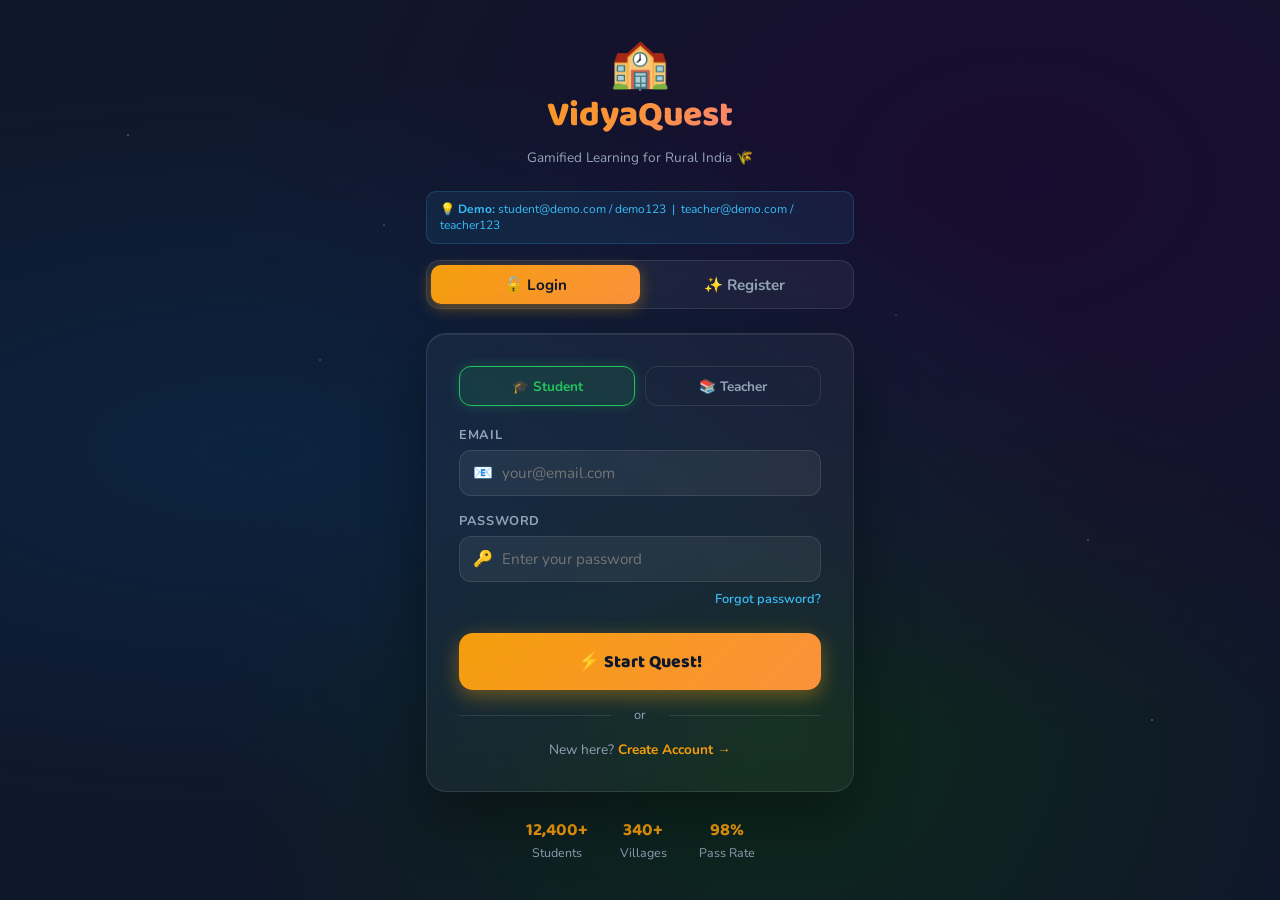
<file: templates/index_old.html>
<!DOCTYPE html>
<html lang="en">
<head>
<meta charset="UTF-8"/>
<meta name="viewport" content="width=device-width, initial-scale=1.0"/>
<title>VidyaQuest – Login</title>
<link href="https://fonts.googleapis.com/css2?family=Baloo+2:wght@400;600;800&family=Nunito:wght@400;600;700&display=swap" rel="stylesheet"/>
<style>
:root{--sky:#0f172a;--gold:#f59e0b;--green:#22c55e;--orange:#fb923c;--pink:#f472b6;--blue:#38bdf8;--card:rgba(255,255,255,0.05);--border:rgba(255,255,255,0.10);--text:#f1f5f9;--muted:#94a3b8;}
*{box-sizing:border-box;margin:0;padding:0;}
body{font-family:'Nunito',sans-serif;background:var(--sky);color:var(--text);min-height:100vh;display:flex;align-items:center;justify-content:center;overflow:hidden;}
.bg{position:fixed;inset:0;z-index:0;background:radial-gradient(ellipse at 20% 50%,#0c2340,transparent 60%),radial-gradient(ellipse at 80% 20%,#1a0c30,transparent 55%),radial-gradient(ellipse at 60% 80%,#0d2a1a,transparent 50%),#0f172a;}
.stars{position:fixed;inset:0;z-index:0;background-image:radial-gradient(1px 1px at 10% 15%,rgba(255,255,255,0.7),transparent),radial-gradient(1px 1px at 25% 40%,rgba(255,255,255,0.5),transparent),radial-gradient(1.5px 1.5px at 50% 10%,rgba(255,255,255,0.8),transparent),radial-gradient(1px 1px at 70% 35%,rgba(255,255,255,0.4),transparent),radial-gradient(1px 1px at 85% 60%,rgba(255,255,255,0.6),transparent),radial-gradient(1px 1px at 90% 80%,rgba(255,255,255,0.7),transparent),radial-gradient(1px 1px at 30% 25%,rgba(255,255,255,0.5),transparent);animation:twinkle 4s ease-in-out infinite alternate;}
@keyframes twinkle{0%{opacity:0.7;}100%{opacity:1;}}
.orb{position:fixed;border-radius:50%;animation:floatOrb linear infinite;opacity:0;z-index:0;filter:blur(1px);}
@keyframes floatOrb{0%{transform:translateY(100vh) scale(0);opacity:0;}10%{opacity:0.8;}90%{opacity:0.6;}100%{transform:translateY(-10vh) scale(1.2);opacity:0;}}
.container{position:relative;z-index:10;width:100%;max-width:460px;padding:1rem;animation:slideUp 0.7s cubic-bezier(.22,1,.36,1) both;}
@keyframes slideUp{from{opacity:0;transform:translateY(40px);}to{opacity:1;transform:translateY(0);}}
.brand{text-align:center;margin-bottom:1.5rem;}
.brand-icon{font-size:3rem;line-height:1;animation:bounce 2s ease-in-out infinite;}
@keyframes bounce{0%,100%{transform:translateY(0);}50%{transform:translateY(-8px);}}
.brand h1{font-family:'Baloo 2',cursive;font-size:2.2rem;font-weight:800;background:linear-gradient(135deg,var(--gold),var(--orange),var(--pink));-webkit-background-clip:text;-webkit-text-fill-color:transparent;background-clip:text;}
.brand p{color:var(--muted);font-size:0.85rem;margin-top:0.3rem;}
.tabs{display:flex;background:var(--card);border:1px solid var(--border);border-radius:14px;padding:4px;margin-bottom:1.5rem;backdrop-filter:blur(12px);}
.tab-btn{flex:1;padding:0.6rem;border:none;background:transparent;color:var(--muted);font-family:'Nunito',sans-serif;font-size:0.95rem;font-weight:700;border-radius:10px;cursor:pointer;transition:all 0.25s;}
.tab-btn.active{background:linear-gradient(135deg,var(--gold),var(--orange));color:#0f172a;box-shadow:0 4px 15px rgba(245,158,11,0.4);}
.card{background:rgba(255,255,255,0.04);border:1px solid var(--border);border-radius:20px;padding:2rem;backdrop-filter:blur(20px);box-shadow:0 25px 60px rgba(0,0,0,0.4),inset 0 1px 0 rgba(255,255,255,0.08);}
.form-panel{display:none;}
.form-panel.active{display:block;animation:fadeIn 0.3s ease;}
@keyframes fadeIn{from{opacity:0;transform:translateX(10px);}to{opacity:1;transform:translateX(0);}}
.role-select{display:flex;gap:0.6rem;margin-bottom:1.2rem;}
.role-btn{flex:1;padding:0.6rem 0.4rem;border:1.5px solid var(--border);border-radius:12px;background:transparent;color:var(--muted);font-family:'Nunito',sans-serif;font-size:0.85rem;font-weight:700;cursor:pointer;transition:all 0.2s;display:flex;align-items:center;justify-content:center;gap:0.4rem;}
.role-btn.selected{border-color:var(--green);background:rgba(34,197,94,0.12);color:var(--green);box-shadow:0 0 12px rgba(34,197,94,0.25);}
.input-group{margin-bottom:1rem;}
.input-group label{display:block;font-size:0.8rem;font-weight:700;color:var(--muted);margin-bottom:0.4rem;text-transform:uppercase;letter-spacing:0.05em;}
.input-wrap{position:relative;}
.input-wrap .icon{position:absolute;left:14px;top:50%;transform:translateY(-50%);font-size:1rem;pointer-events:none;}
.input-group input,.input-group select{width:100%;padding:0.75rem 1rem 0.75rem 2.6rem;background:rgba(255,255,255,0.06);border:1.5px solid var(--border);border-radius:12px;color:var(--text);font-family:'Nunito',sans-serif;font-size:0.95rem;transition:border-color 0.2s,box-shadow 0.2s;outline:none;appearance:none;}
.input-group input:focus,.input-group select:focus{border-color:var(--gold);box-shadow:0 0 0 3px rgba(245,158,11,0.2);background:rgba(255,255,255,0.08);}
.input-group select option{background:#1e293b;}
.strength-bar{display:flex;gap:3px;margin-top:6px;}
.strength-bar span{flex:1;height:4px;border-radius:2px;background:rgba(255,255,255,0.1);transition:background 0.3s;}
.btn-submit{width:100%;padding:0.9rem;border:none;border-radius:14px;background:linear-gradient(135deg,var(--gold) 0%,var(--orange) 100%);color:#0f172a;font-family:'Baloo 2',cursive;font-size:1.1rem;font-weight:800;cursor:pointer;transition:transform 0.15s,box-shadow 0.15s;box-shadow:0 6px 20px rgba(245,158,11,0.4);margin-top:0.5rem;position:relative;overflow:hidden;}
.btn-submit:hover{transform:translateY(-2px);box-shadow:0 10px 28px rgba(245,158,11,0.5);}
.btn-submit:disabled{opacity:0.6;cursor:not-allowed;transform:none;}
.error-msg{background:rgba(239,68,68,0.15);border:1px solid rgba(239,68,68,0.3);color:#fca5a5;padding:0.6rem 0.8rem;border-radius:10px;font-size:0.82rem;margin-bottom:0.8rem;display:none;}
.error-msg.show{display:block;}
.divider{text-align:center;margin:1rem 0;color:var(--muted);font-size:0.8rem;position:relative;}
.divider::before,.divider::after{content:'';position:absolute;top:50%;width:42%;height:1px;background:var(--border);}
.divider::before{left:0;}.divider::after{right:0;}
.stats-bar{display:flex;justify-content:center;gap:2rem;margin-top:1.5rem;text-align:center;}
.stat{color:var(--muted);font-size:0.78rem;}
.stat strong{display:block;font-family:'Baloo 2',cursive;font-size:1.1rem;color:var(--gold);}
.forgot{text-align:right;margin-top:0.3rem;}
.forgot a{color:var(--blue);font-size:0.8rem;text-decoration:none;font-weight:600;}
.terms{font-size:0.75rem;color:var(--muted);text-align:center;margin-top:0.8rem;}
.terms a{color:var(--gold);text-decoration:none;}
.hint-box{background:rgba(56,189,248,0.08);border:1px solid rgba(56,189,248,0.2);border-radius:10px;padding:0.6rem 0.8rem;font-size:0.75rem;color:var(--blue);margin-bottom:1rem;}
</style>
</head>
<body>
<div class="bg"></div>
<div class="stars"></div>
<div id="orbs"></div>

<div class="container">
  <div class="brand">
    <div class="brand-icon">🏫</div>
    <h1>VidyaQuest</h1>
    <p>Gamified Learning for Rural India 🌾</p>
  </div>

  <!-- Demo hint -->
  <div class="hint-box">
    💡 <strong>Demo:</strong> student@demo.com / demo123 &nbsp;|&nbsp; teacher@demo.com / teacher123
  </div>

  <div class="tabs">
    <button class="tab-btn active" onclick="switchTab('login')">🔓 Login</button>
    <button class="tab-btn" onclick="switchTab('register')">✨ Register</button>
  </div>

  <div class="card">
    <!-- ERROR -->
    <div class="error-msg" id="errorMsg"></div>

    <!-- LOGIN -->
    <div class="form-panel active" id="login-panel">
      <div class="role-select" id="login-roles">
        <button class="role-btn selected" onclick="selectRole(this)">🎓 Student</button>
        <button class="role-btn" onclick="selectRole(this)">📚 Teacher</button>
      </div>
      <div class="input-group">
        <label>Email</label>
        <div class="input-wrap"><span class="icon">📧</span>
          <input type="email" id="login-email" placeholder="your@email.com"/>
        </div>
      </div>
      <div class="input-group">
        <label>Password</label>
        <div class="input-wrap"><span class="icon">🔑</span>
          <input type="password" id="login-pass" placeholder="Enter your password" onkeydown="if(event.key==='Enter')handleLogin()"/>
        </div>
        <div class="forgot"><a href="#">Forgot password?</a></div>
      </div>
      <button class="btn-submit" id="loginBtn" onclick="handleLogin()">⚡ Start Quest!</button>
      <div class="divider">or</div>
      <p style="text-align:center;color:var(--muted);font-size:0.85rem;">New here? <a href="#" onclick="switchTab('register')" style="color:var(--gold);font-weight:700;text-decoration:none;">Create Account →</a></p>
    </div>

    <!-- REGISTER -->
    <div class="form-panel" id="register-panel">
      <div class="role-select" id="register-roles">
        <button class="role-btn selected" onclick="selectRole(this)">🎓 Student</button>
        <button class="role-btn" onclick="selectRole(this)">📚 Teacher</button>
      </div>
      <div class="input-group">
        <label>Full Name</label>
        <div class="input-wrap"><span class="icon">🙋</span>
          <input type="text" id="reg-name" placeholder="Your full name"/>
        </div>
      </div>
      <div class="input-group">
        <label>Email</label>
        <div class="input-wrap"><span class="icon">📧</span>
          <input type="email" id="reg-email" placeholder="you@email.com"/>
        </div>
      </div>
      <div class="input-group">
        <label>Village / District</label>
        <div class="input-wrap"><span class="icon">🌾</span>
          <input type="text" id="reg-village" placeholder="Your village or district"/>
        </div>
      </div>
      <div class="input-group">
        <label>Class / Grade</label>
        <div class="input-wrap"><span class="icon">🏅</span>
          <select id="reg-grade">
            <option value="">Select grade</option>
            <option>Class 6</option><option>Class 7</option><option>Class 8</option>
            <option>Class 9</option><option>Class 10</option><option>Class 11</option><option>Class 12</option>
            <option>Teacher / Mentor</option>
          </select>
        </div>
      </div>
      <div class="input-group">
        <label>Password</label>
        <div class="input-wrap"><span class="icon">🔒</span>
          <input type="password" id="reg-pass" placeholder="Create a strong password" oninput="checkStrength(this.value)"/>
        </div>
        <div class="strength-bar">
          <span id="s1"></span><span id="s2"></span><span id="s3"></span><span id="s4"></span>
        </div>
      </div>
      <button class="btn-submit" id="regBtn" onclick="handleRegister()">🚀 Join the Quest!</button>
      <p class="terms">By registering you agree to our <a href="#">Terms</a> & <a href="#">Privacy Policy</a></p>
    </div>
  </div>

  <div class="stats-bar">
    <div class="stat"><strong>12,400+</strong>Students</div>
    <div class="stat"><strong>340+</strong>Villages</div>
    <div class="stat"><strong>98%</strong>Pass Rate</div>
  </div>
</div>

<script>
let activeTab = 'login';
let selectedRoles = {login: 'student', register: 'student'};

function switchTab(tab) {
  activeTab = tab;
  document.querySelectorAll('.tab-btn').forEach((b,i) => b.classList.toggle('active', (tab==='login'&&i===0)||(tab==='register'&&i===1)));
  document.getElementById('login-panel').classList.toggle('active', tab==='login');
  document.getElementById('register-panel').classList.toggle('active', tab==='register');
  hideError();
}

function selectRole(btn) {
  const panel = btn.closest('.form-panel');
  const tab   = panel.id.replace('-panel','');
  panel.querySelectorAll('.role-btn').forEach(b => b.classList.remove('selected'));
  btn.classList.add('selected');
  const roleText = btn.textContent.trim();
  selectedRoles[tab] = roleText.includes('Teacher') ? 'teacher' : 'student';
}

function checkStrength(val) {
  const colors = ['#ef4444','#f97316','#eab308','#22c55e'];
  let score = 0;
  if (val.length >= 6) score++;
  if (/[A-Z]/.test(val)) score++;
  if (/[0-9]/.test(val)) score++;
  if (/[^A-Za-z0-9]/.test(val)) score++;
  for (let i=1; i<=4; i++) {
    document.getElementById('s'+i).style.background = i<=score ? colors[score-1] : 'rgba(255,255,255,0.1)';
  }
}

function showError(msg) {
  const el = document.getElementById('errorMsg');
  el.textContent = msg; el.classList.add('show');
}
function hideError() {
  document.getElementById('errorMsg').classList.remove('show');
}

async function handleLogin() {
  const email = document.getElementById('login-email').value.trim();
  const pass  = document.getElementById('login-pass').value;
  if (!email || !pass) { showError('Please enter email and password'); return; }
  hideError();
  const btn = document.getElementById('loginBtn');
  btn.disabled = true; btn.textContent = '⏳ Logging in...';
  try {
    const res  = await fetch('/api/login', {
      method: 'POST',
      headers: {'Content-Type': 'application/json'},
      body: JSON.stringify({ email, password: pass })
    });
    const data = await res.json();
    if (data.success) {
      btn.textContent = '✅ Success!';
      window.location.href = data.redirect;
    } else {
      showError(data.message || 'Login failed');
      btn.disabled = false; btn.textContent = '⚡ Start Quest!';
    }
  } catch(e) {
    showError('Server error. Please try again.');
    btn.disabled = false; btn.textContent = '⚡ Start Quest!';
  }
}

async function handleRegister() {
  const name    = document.getElementById('reg-name').value.trim();
  const email   = document.getElementById('reg-email').value.trim();
  const village = document.getElementById('reg-village').value.trim();
  const grade   = document.getElementById('reg-grade').value;
  const pass    = document.getElementById('reg-pass').value;
  const role    = selectedRoles['register'];
  if (!name||!email||!pass) { showError('Please fill all required fields'); return; }
  if (pass.length < 6)     { showError('Password must be at least 6 characters'); return; }
  hideError();
  const btn = document.getElementById('regBtn');
  btn.disabled = true; btn.textContent = '⏳ Creating account...';
  try {
    const res  = await fetch('/api/register', {
      method: 'POST',
      headers: {'Content-Type': 'application/json'},
      body: JSON.stringify({ name, email, password: pass, role, village, grade })
    });
    const data = await res.json();
    if (data.success) {
      btn.textContent = '✅ Account created!';
      window.location.href = data.redirect;
    } else {
      showError(data.message || 'Registration failed');
      btn.disabled = false; btn.textContent = '🚀 Join the Quest!';
    }
  } catch(e) {
    showError('Server error. Please try again.');
    btn.disabled = false; btn.textContent = '🚀 Join the Quest!';
  }
}

// Floating orbs
const colors = ['#f59e0b','#22c55e','#38bdf8','#f472b6','#fb923c'];
const orbContainer = document.getElementById('orbs');
for (let i=0; i<18; i++) {
  const orb = document.createElement('div');
  orb.className = 'orb';
  const size = Math.random()*8+4;
  orb.style.cssText = `width:${size}px;height:${size}px;left:${Math.random()*100}%;background:${colors[Math.floor(Math.random()*colors.length)]};animation-duration:${Math.random()*12+8}s;animation-delay:${Math.random()*8}s;`;
  orbContainer.appendChild(orb);
}
</script>
</body>
</html>
</file>
